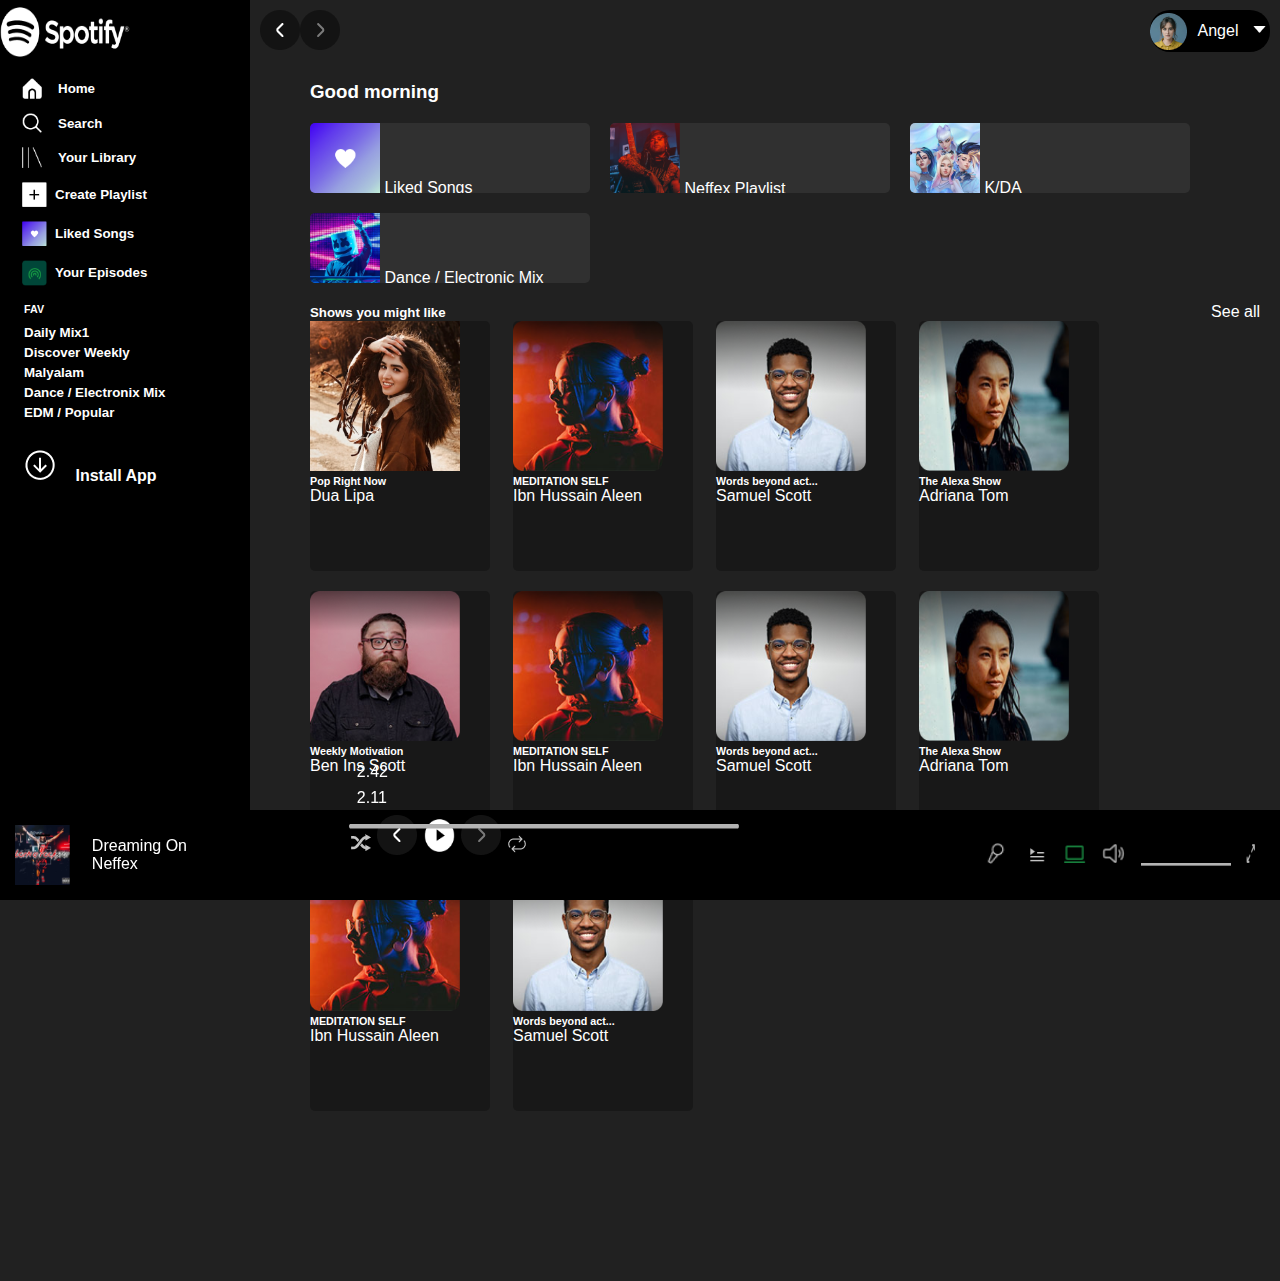
<file: index.html>
<!DOCTYPE html>
<html lang="en">
<head>
    <meta charset="UTF-8">
    <meta name="viewport" content="width=device-width, initial-scale=1.0">
    <title>Document</title>
    <link rel="stylesheet" href="style.css">
    <link
      href="https://cdn.jsdelivr.net/npm/bootstrap@5.0.2/dist/css/bootstrap.min.css"
      rel="stylesheet"
      integrity="sha384-EVSTQN3/azprG1Anm3QDgpJLIm9Nao0Yz1ztcQTwFspd3yD65VohhpuuCOmLASjC"
      crossorigin="anonymous"
    />
    <link
      rel="stylesheet"
      href="https://cdnjs.cloudflare.com/ajax/libs/font-awesome/6.4.2/css/all.min.css"
      integrity="sha512-z3gLpd7yknf1YoNbCzqRKc4qyor8gaKU1qmn+CShxbuBusANI9QpRohGBreCFkKxLhei6S9CQXFEbbKuqLg0DA=="
      crossorigin="anonymous"
      referrerpolicy="no-referrer"
    />
</head>
<body class="page1">
    <header>
        <!-- Header content -->
        <nav id="top">
        <div class="slide-btn">
            <a href="#"><img src="./source/backward.png" class="me-2"><img src="./source/forward.png"></a> 
           </div>
           <div class="profile">
                <img src="./source/profile.png">
                <a href="#">Angel</a>
                <a href="#"><img src="./source/down.png"></a>
           </div>
        </nav>
    </header>
    <main >
        <section id="sidebar">
            <!--sidebar-->
            <div class="logo d-flex justify-content-center m-2 ">
                <img src="./source/Spotify logo.png" alt="spotify-logo" style="width: 130px; height: 50px;">
            </div>
            <div class="sidebar-list sidebar-list1">
                 <a href="#"><img src="./source/Home.png" style="margin-right: 16px; width: 20px;">Home</a>
                 <a href="#"><img src="./source/Search.png" style="margin-right: 16px; width: 20px;">Search</a>
                 <a href="#"><img src="./source/Your library.png" style="margin-right: 16px; width: 20px; ">Your Library</a>
            </div>
            <div class="sidebar-list sidebar-list2">
                <a href="#"><img src="./source/plus.png" style="margin-right: 8px; width: 25px;">Create Playlist</a>
                <a href="#"><img src="./source/purpleheart.png" style="margin-right: 8px; width: 25px;">Liked Songs</a>
                <a href="#"><img src="./source/hotspot.png" style="margin-right: 8px; width: 25px;">Your Episodes</a>
           </div>
           <div class="fav ">
                 <h6>FAV</h6>
                 <a href="#">Daily Mix1</a>
                 <a href="#">Discover Weekly</a>
                 <a href="#">Malyalam</a>
                 <a href="#">Dance / Electronix Mix</a>
                 <a href="#">EDM / Popular</a>
           </div>
           <div class="install">
                 <a href="#"><img src="./source/download.png" style="margin-right: 16px;"> Install App</a>
           </div>
        </section>
        <section >
             
        </section>
        <section id="featured">
            <!-- Featured Section content -->
            <h3>Good morning</h3>
            <div class="featured-list">
                <div class="f1">
                  <a href="#"><img src="./source/Purple-big.png" width="70" class="me-3"> Liked Songs</a>
                </div>
                <div class="f1">
                    <a href="#"><img src="./source/man.png" width="70" class="me-3"> Neffex Playlist</a>
                </div>
                <div class="f1">
                    <a href="#"><img src="./source/KDA.png" width="70" class="me-3"> K/DA </a>
                </div>
                <div class="f1">
                    <a href="#"><img src="./source/marshmellow.png" width="70" class="me-3"> Dance / Electronic Mix</a>
                </div>
            </div>
        </section>
        <section id="playlist">
            <!-- Music Player content -->
            <div class="playlist-heading">
                <h5>Shows you might like</h5>
                <p>See all</p>
            </div>
           <div class="card-list">
            <div class="playlist-card c1">
                <a href="playlist.html" target="_blank"><img src="./source/album art.png" width="150px" class="m-3"></a>
                <h6 class="ms-3">Pop Right Now</h6>
                <p class="ms-3">Dua Lipa</p>
           </div>
            <div class="playlist-card">
                <img src="./source/Rectangle 22.png" width="150px" class="m-3">
                <h6 class="ms-3">MEDITATION SELF</h6>
                <p class="ms-3">Ibn Hussain Aleen</p>
            </div>
            <div class="playlist-card">
                <img src="./source/Rectangle 23.png" width="150px" class="m-3">
                <h6 class="ms-3">Words beyond act...</h6>
                <p class="ms-3">Samuel Scott</p>
            </div>
            <div class="playlist-card">
                <img src="./source/Rectangle 16.png" width="150px" height="150px" class="m-3">
                <h6 class="ms-3">The Alexa Show</h6>
                <p class="ms-3">Adriana Tom</p>
           </div>
           <div class="playlist-card">
            <img src="./source/Rectangle 21.png" width="150px" class="m-3">
            <h6 class="ms-3">Weekly Motivation</h6>
            <p class="ms-3">Ben Ins Scott</p>
       </div>
        <div class="playlist-card">
            <img src="./source/Rectangle 22.png" width="150px" class="m-3">
            <h6 class="ms-3">MEDITATION SELF</h6>
            <p class="ms-3">Ibn Hussain Aleen</p>
        </div>
        <div class="playlist-card">
            <img src="./source/Rectangle 23.png" width="150px" class="m-3">
            <h6 class="ms-3">Words beyond act...</h6>
            <p class="ms-3">Samuel Scott</p>
        </div>
        <div class="playlist-card">
            <img src="./source/Rectangle 16.png" width="150px" height="150px" class="m-3">
            <h6 class="ms-3">The Alexa Show</h6>
            <p class="ms-3">Adriana Tom</p>
       </div>
       <div class="playlist-card">
        <img src="./source/Rectangle 22.png" width="150px" class="m-3">
        <h6 class="ms-3">MEDITATION SELF</h6>
        <p class="ms-3">Ibn Hussain Aleen</p>
       </div>
       <div class="playlist-card">
        <img src="./source/Rectangle 23.png" width="150px" class="m-3">
        <h6 class="ms-3">Words beyond act...</h6>
        <p class="ms-3">Samuel Scott</p>
         </div>
        </div>
        </section>
        <section id="musicPlayer">
            <!-- Music Player content -->
            <div class="mp-play"> 
              <img src="./source/playing-img.png" height="60px"> 
              <p>Dreaming On <br>
                 Neffex
              </p>            
               <p><i class="fa-solid fa-heart" style="color: #36932a;"></i></p>
            </div>

             <div class="d-flex flex-column align-items-center music-controls">
                  <div class="m-btns m-2">
                    <img src="./source/shuffle.png">
                    <img src="./source/backward.png">
                    <img src="./source/gridicons_play.png" style="width: 35px; height: 39px;">
                    <img src="./source/forward.png">
                    <img src="./source/loop.png"> 
                  </div>
                    <div class="d-flex flex-row m-bar align-items-center justify-content-center m-5" >  
                        <p>2.11</p>
                        <img src="./source/big-music-bar.png" width="390px" height="5px">
                        <p>2.42</p>
                    </div>  
              </div>

              <div class="m-tools d-flex align-items-center m-2">
                  <img src="./source/microphone.png">
                  <img src="./source/query-queue.png">
                  <img src="./source/carbon_laptop.png">
                  <img src="./source/speaker-white.png">
                  <img src="./source/big-music-bar.png" style="width:90px; height:3px;" >
                  <img src="./source/strech-speaker.png">
              </div>     
        </section>


    </main>
    









    <script
    src="https://cdn.jsdelivr.net/npm/@popperjs/core@2.9.2/dist/umd/popper.min.js"
    integrity="sha384-IQsoLXl5PILFhosVNubq5LC7Qb9DXgDA9i+tQ8Zj3iwWAwPtgFTxbJ8NT4GN1R8p"
    crossorigin="anonymous"
  ></script>
  <script
    src="https://cdn.jsdelivr.net/npm/bootstrap@5.0.2/dist/js/bootstrap.min.js"
    integrity="sha384-cVKIPhGWiC2Al4u+LWgxfKTRIcfu0JTxR+EQDz/bgldoEyl4H0zUF0QKbrJ0EcQF"
    crossorigin="anonymous"
  ></script>
</body>
</html>
</file>
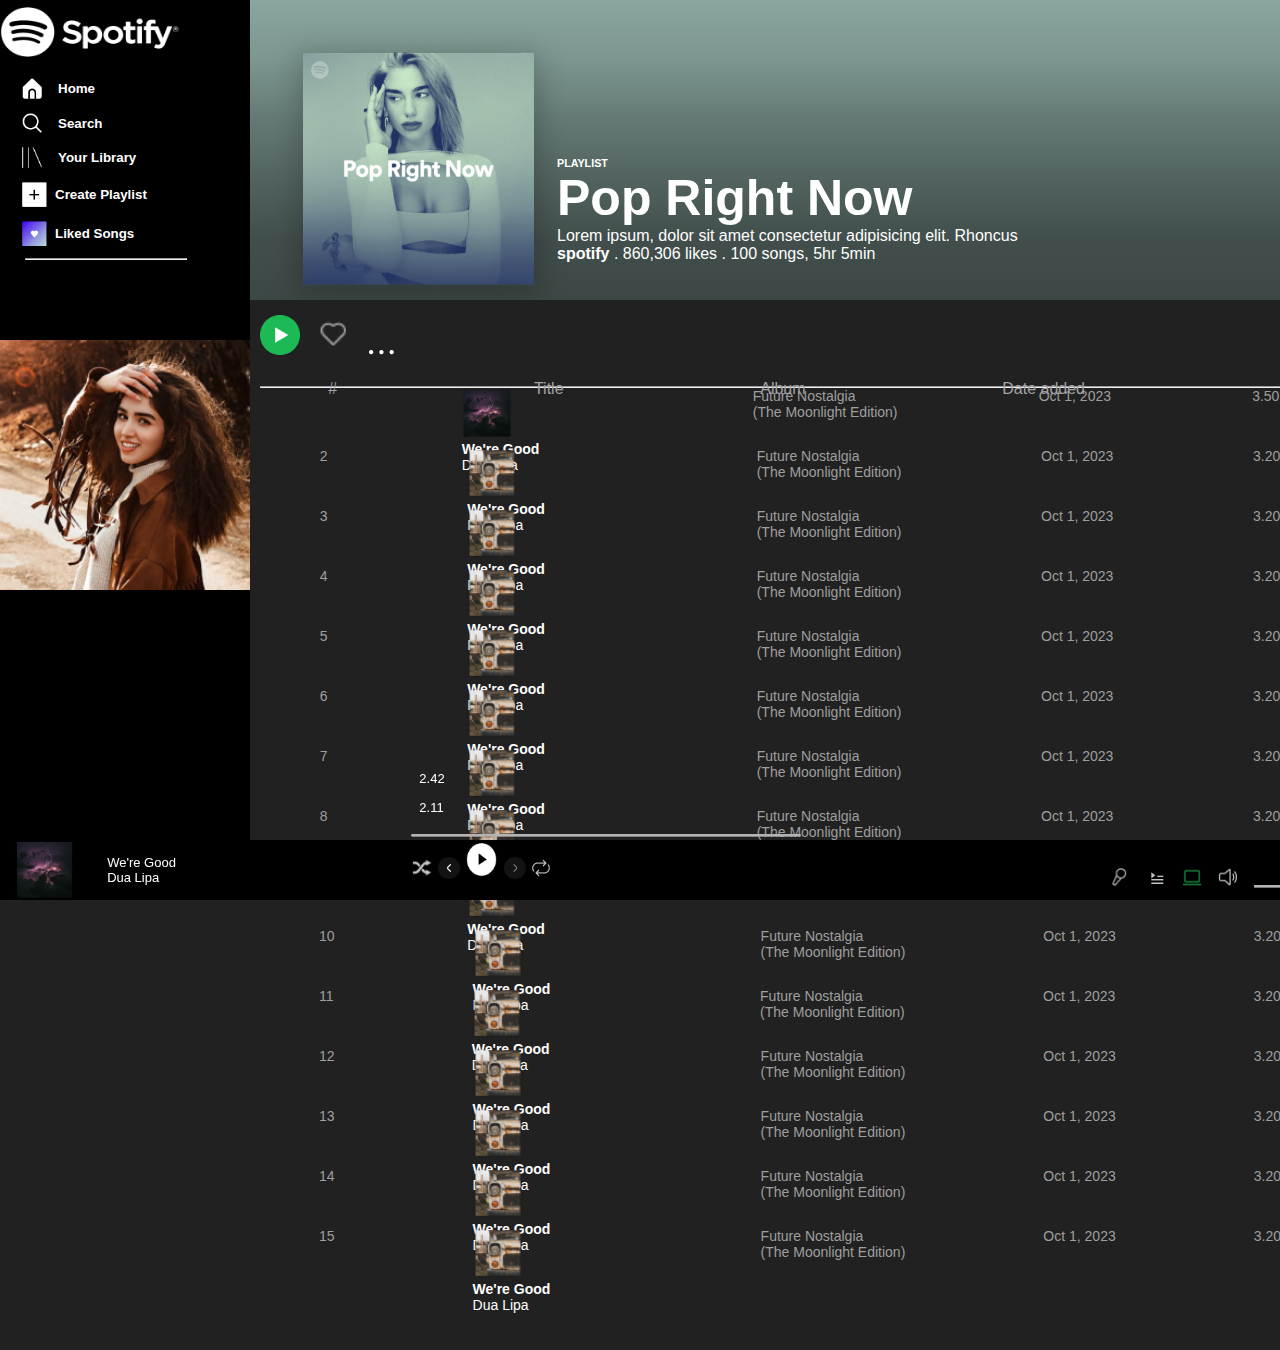
<file: playlist.html>
<!DOCTYPE html>
<html lang="en">
<head>
    <meta charset="UTF-8">
    <meta name="viewport" content="width=device-width, initial-scale=1.0">
    <title>Playlist</title>
    <link rel="stylesheet" href="style.css" >
    <link
      href="https://cdn.jsdelivr.net/npm/bootstrap@5.0.2/dist/css/bootstrap.min.css"
      rel="stylesheet"
      integrity="sha384-EVSTQN3/azprG1Anm3QDgpJLIm9Nao0Yz1ztcQTwFspd3yD65VohhpuuCOmLASjC"
      crossorigin="anonymous"
    />
    <link
      rel="stylesheet"
      href="https://cdnjs.cloudflare.com/ajax/libs/font-awesome/6.4.2/css/all.min.css"
      integrity="sha512-z3gLpd7yknf1YoNbCzqRKc4qyor8gaKU1qmn+CShxbuBusANI9QpRohGBreCFkKxLhei6S9CQXFEbbKuqLg0DA=="
      crossorigin="anonymous"
      referrerpolicy="no-referrer"
    />
</head>
<body class="page1">
    <section id="sidebar">
        <!--sidebar-->
        <div class="logo d-flex justify-content-center m-2 ">
            <img src="./source/Spotify logo.png" alt="spotify-logo">
        </div>
        <div class="sidebar-list sidebar-list1">
             <a href="index.html"><img src="./source/Home.png" style="margin-right: 16px; width: 20px;">Home</a>
             <a href="#"><img src="./source/Search.png" style="margin-right: 16px; width: 20px;">Search</a>
             <a href="#"><img src="./source/Your library.png" style="margin-right: 16px; width: 20px;">Your Library</a>
        </div>
        <div class="sidebar-list sidebar-list2">
            <a href="#"><img src="./source/plus.png" style="margin-right: 8px; width: 25px;">Create Playlist</a>
            <a href="#"><img src="./source/purpleheart.png" style="margin-right: 8px; width: 25px;">Liked Songs</a>
       </div>
       <hr style="width: 160px; color: white; margin-left: 25px; margin-top: 5px;">
    
       <img src="./source/album art.png" style="width: 250px; margin-top: 80px;">
    </section>
    <section id="cover">
        <img src="./source/pop-rn.png" >
        <div class="cover-info">
            <h6>PLAYLIST</h6>
            <h1>Pop Right Now</h1>
            <p>Lorem ipsum, dolor sit amet consectetur adipisicing elit. Rhoncus</p>
            <p><b>spotify </b>. 860,306 likes . 100 songs, 5hr 5min</p>
        </div>
    </section>
    <section id="songs">
        <div class="song-icons" style="height: 60px; width: 1140px;">
            <img src="./source/play.png" style="width: 40px; height: 40px;">
            <img src="./source/heart.png" style="width: 40px; height: 40px;">
            <img src="./source/three-dot.png">
        </div>
    </section>
    <section id="songs-list">
        <div class="songs-header">
            <p style="margin-left: -30px;">#</p>
            <p>Title</p>
            <p>Album</p>
            <p>Date added</p>
            <i class="fa-regular fa-clock" style="color: #a3a2a6;"></i>
        </div>
    <hr style="color: white; width: 1070px; margin-left: 260px; margin-top: -12px;"  />
        <div class="song">
            <i class="fa-solid fa-play" style="color: #fcfcfc;"></i>
            <div class="d-flex song-title">
               <img src="./source/Rectangle 9.png" class="margin-right5px;">
               <p style="color: white;"><b style="  color: white;">We're Good</b><br>
                Dua Lipa
             </p>
            </div>
            <p>Future Nostalgia<br>
                (The Moonlight Edition)</p>
            <p>Oct 1, 2023</p>
            <p>3.50</p>
        </div>
        <div class="song">
            <p>2</p>
            <div class="d-flex song-title">
               <img src="./source/list img.png" class="margin-right5px;">
               <p style="color: white;"><b style="  color: white;">We're Good</b><br>
                Dua Lipa
             </p>
            </div>
            <p>Future Nostalgia<br>
                (The Moonlight Edition)</p>
            <p>Oct 1, 2023</p>
            <p>3.20</p>
        </div>
        <div class="song">
            <p>3</p>
            <div class="d-flex song-title">
               <img src="./source/list img.png" class="margin-right5px;">
               <p style="color: white;"><b style="  color: white;">We're Good</b><br>
                Dua Lipa
             </p>
            </div>
            <p>Future Nostalgia<br>
                (The Moonlight Edition)</p>
            <p>Oct 1, 2023</p>
            <p>3.20</p>
        </div>
        <div class="song">
            <p>4</p>
            <div class="d-flex song-title">
               <img src="./source/list img.png" class="margin-right5px;">
               <p style="color: white;"><b style="  color: white;">We're Good</b><br>
                Dua Lipa
             </p>
            </div>
            <p>Future Nostalgia<br>
                (The Moonlight Edition)</p>
            <p>Oct 1, 2023</p>
            <p>3.20</p>
        </div>
        <div class="song">
            <p>5</p>
            <div class="d-flex song-title">
               <img src="./source/list img.png" class="margin-right5px;">
               <p style="color: white;"><b style="  color: white;">We're Good</b><br>
                Dua Lipa
             </p>
            </div>
            <p>Future Nostalgia<br>
                (The Moonlight Edition)</p>
            <p>Oct 1, 2023</p>
            <p>3.20</p>
        </div>
        <div class="song">
            <p>6</p>
            <div class="d-flex song-title">
               <img src="./source/list img.png" class="margin-right5px;">
               <p style="color: white;"><b style="  color: white;">We're Good</b><br>
                Dua Lipa
             </p>
            </div>
            <p>Future Nostalgia<br>
                (The Moonlight Edition)</p>
            <p>Oct 1, 2023</p>
            <p>3.20</p>
        </div>
        <div class="song">
            <p>7</p>
            <div class="d-flex song-title">
               <img src="./source/list img.png" class="margin-right5px;">
               <p style="color: white;"><b style="  color: white;">We're Good</b><br>
                Dua Lipa
             </p>
            </div>
            <p>Future Nostalgia<br>
                (The Moonlight Edition)</p>
            <p>Oct 1, 2023</p>
            <p>3.20</p>
        </div>
        <div class="song">
            <p>8</p>
            <div class="d-flex song-title">
               <img src="./source/list img.png" class="margin-right5px;">
               <p style="color: white;"><b style="  color: white;">We're Good</b><br>
                Dua Lipa
             </p>
            </div>
            <p>Future Nostalgia<br>
                (The Moonlight Edition)</p>
            <p>Oct 1, 2023</p>
            <p>3.20</p>
        </div>
        <div class="song">
            <p>9</p>
            <div class="d-flex song-title">
               <img src="./source/list img.png" class="margin-right5px;">
               <p style="color: white;"><b style="  color: white;">We're Good</b><br>
                Dua Lipa
             </p>
            </div>
            <p>Future Nostalgia<br>
                (The Moonlight Edition)</p>
            <p>Oct 1, 2023</p>
            <p>3.20</p>
        </div>
        <div class="song">
            <p>10</p>
            <div class="d-flex song-title">
               <img src="./source/list img.png" class="margin-right5px;">
               <p style="color: white;"><b style="  color: white;">We're Good</b><br>
                Dua Lipa
             </p>
            </div>
            <p>Future Nostalgia<br>
                (The Moonlight Edition)</p>
            <p>Oct 1, 2023</p>
            <p>3.20</p>
        </div>
        <div class="song">
            <p>11</p>
            <div class="d-flex song-title">
               <img src="./source/list img.png" class="margin-right5px;">
               <p style="color: white;"><b style="  color: white;">We're Good</b><br>
                Dua Lipa
             </p>
            </div>
            <p>Future Nostalgia<br>
                (The Moonlight Edition)</p>
            <p>Oct 1, 2023</p>
            <p>3.20</p>
        </div>
        <div class="song">
            <p>12</p>
            <div class="d-flex song-title">
               <img src="./source/list img.png" class="margin-right5px;">
               <p style="color: white;"><b style="  color: white;">We're Good</b><br>
                Dua Lipa
             </p>
            </div>
            <p>Future Nostalgia<br>
                (The Moonlight Edition)</p>
            <p>Oct 1, 2023</p>
            <p>3.20</p>
        </div>
        <div class="song">
            <p>13</p>
            <div class="d-flex song-title">
               <img src="./source/list img.png" class="margin-right5px;">
               <p style="color: white;"><b style="  color: white;">We're Good</b><br>
                Dua Lipa
             </p>
            </div>
            <p>Future Nostalgia<br>
                (The Moonlight Edition)</p>
            <p>Oct 1, 2023</p>
            <p>3.20</p>
        </div>
        <div class="song">
            <p>14</p>
            <div class="d-flex song-title">
               <img src="./source/list img.png" class="margin-right5px;">
               <p style="color: white;"><b style="  color: white;">We're Good</b><br>
                Dua Lipa
             </p>
            </div>
            <p>Future Nostalgia<br>
                (The Moonlight Edition)</p>
            <p>Oct 1, 2023</p>
            <p>3.20</p>
        </div>
        <div class="song">
            <p>15</p>
            <div class="d-flex song-title">
               <img src="./source/list img.png" class="margin-right5px;">
               <p style="color: white;"><b style="  color: white;">We're Good</b><br>
                Dua Lipa
             </p>
            </div>
            <p>Future Nostalgia<br>
                (The Moonlight Edition)</p>
            <p>Oct 1, 2023</p>
            <p>3.20</p>
       </div>
    </section>
    <section id="musicPlayer" style="height: 60px; width: 1390px;">
        <!-- Music Player content -->
        <div class="mp-play"> 
          <img src="./source/Rectangle 9.png" height="60px"> 
          <p style="font-size: small;">We're Good <br>
             Dua Lipa
          </p>            
           <p><i class="fa-solid fa-heart" style="color: #36932a;"></i></p>
        </div>

         <div class="d-flex flex-column align-items-center music-controls playlist-footer">
              <div class="m-btns m-2 playlist-music-controls">
                <img src="./source/shuffle.png">
                <img src="./source/backward.png">
                <img src="./source/gridicons_play.png" style="width: 35px; height: 39px;">
                <img src="./source/forward.png">
                <img src="./source/loop.png"> 
              </div>
                <div class="d-flex flex-row m-bar align-items-center justify-content-center m-5" >  
                    <p style="font-size: small;">2.11</p>
                    <img src="./source/big-music-bar.png" width="390px" height="3px">
                    <p style="font-size: small;">2.42</p>
                </div>  
          </div>

          <div class="m-tools d-flex align-items-center m-2 playlist-music-controls">
              <img src="./source/microphone.png">
              <img src="./source/query-queue.png">
              <img src="./source/carbon_laptop.png">
              <img src="./source/speaker-white.png">
              <img src="./source/big-music-bar.png" style="width:90px; height:3px;" >
              <img src="./source/strech-speaker.png">
          </div>

       
    </section>



    <script
    src="https://cdn.jsdelivr.net/npm/@popperjs/core@2.9.2/dist/umd/popper.min.js"
    integrity="sha384-IQsoLXl5PILFhosVNubq5LC7Qb9DXgDA9i+tQ8Zj3iwWAwPtgFTxbJ8NT4GN1R8p"
    crossorigin="anonymous"
  ></script>
  <script
    src="https://cdn.jsdelivr.net/npm/bootstrap@5.0.2/dist/js/bootstrap.min.js"
    integrity="sha384-cVKIPhGWiC2Al4u+LWgxfKTRIcfu0JTxR+EQDz/bgldoEyl4H0zUF0QKbrJ0EcQF"
    crossorigin="anonymous"
  ></script>
</body>
</html>
</file>
<file: style.css>
*{
    margin: 0px;
    top: 0px; 
}

.page1{
    width: 100vw;
    height: 100vh;
    background-color: #212121;
    font-family: 'Segoe UI', Tahoma, Geneva, Verdana, sans-serif;
}
.logo>img{
    width: 180px;
    height: 50px;
    margin-bottom: 10px;
    margin-top: 7px;
}
#sidebar{
    width: 250px;
    height: 100vh;
    top: 0;
    background-color: #000000;
    position: fixed;
}

.sidebar-list>a{
    display: flex;
    flex-direction: row;
    align-items: center;
    text-decoration: none;
    color: white;
    font-size: smaller;
    font-weight: 600;
    padding: 7px;
    margin-left: 15px;
}
.fav>h6{
    color: white;
    margin: 10px;
    margin-left: 24px;
}
.fav>a{
    color: white;
    display: flex;
    flex-direction: row;
    font-size: smaller;
    font-weight: 600;
    text-decoration: none;
    margin: 5px;
    margin-left: 24px;
}
.install{
    margin-left: 25px;
    margin-top: 30px;
    margin-bottom: 15px;
}
.install>a{
    color: white;
    text-decoration: none;
    font-size: medium;
    font-weight: 700;    
}
#top{
    background-color: #212121; 
    position: sticky;
    top: 0;
    margin-left: 250px ;
    height: 60px ;
    display: flex;
    justify-content: space-between;
    border-bottom: 1px solid transparent;
}
.slide-btn{
    margin: 10px;
}
.profile{
    position: sticky;
    width: 120px;
    border-radius: 20px;
    height: 42px;
    background-color: #000000;
    display: flex;
    align-items: center;
    justify-content: space-between;
    margin: 10px;
}
.profile>a{
    text-decoration: none;
    color: white;
    font-weight: 400;
}
#featured{
    margin-left: 310px ;
    margin-top: 20px;
}
#featured>h3{
    color: white;
}
.f1{
    width: 270px;
    background-color: #303030;
    margin-top: 20px;
    height: 70px;
    margin-right:20px;
    padding-right: 10px;
    border-radius: 5px;
    overflow: hidden;
}
.f1:hover{
    background-color:#242424;
    border: 1px solid #000000;
}
.f1>a{
    text-decoration: none;
    color: white;
    font-weight: 500;
    
}
.featured-list{
    display: flex;
    flex-wrap: wrap;
}
#playlist{
    margin-left: 310px;
}
.playlist-heading{
    display: flex;
    color: white;
    justify-content: space-between;
    align-items: center;
    margin-right: 20px;
    margin-top: 20px;
}
.playlist-card{
    width: 180px;
    height: 250px;
    background-color: #181818;
    color: white;
    border-radius: 5px;
    margin-right: 23px;
    margin-bottom: 20px ;
}
.playlist-card:hover{
    background-color:#242424;
    border: 1px solid #000000;
    border-radius: 4px;
}
.playlist>p{
    font-size: small;
    color: #8c8c8c;
}
.card-list{
   display: flex;
   flex-wrap: wrap;
}
.c1>img{
   border-radius: 10px;
}
#musicPlayer{
    background-color: black;
    position: sticky;
    bottom: 0;
    width: 100vw;
    height: 90px;
    margin-top: 60px;
    display: flex;
    flex-direction: row;
    justify-content: space-between;
    align-items: center;

}
.mp-play{
    width: 200px;
    height: 60px;
    background-color: black;
    color: white;
    display: flex;
    justify-content: space-between;
    align-items: center;
    margin-left: 15px;
}
.mp-play>p{
    margin: 3px;
    text-align: left;
}
.music-controls{
    width: 500px;
    height: 80px;
    background-color: black;
    display: inline-block;
    
}
.m-bar>img{
    margin-top: -70px;
}

.m-bar>p{
    color: white;
    margin: 8px;
    margin-top: -70px;
}
.m-tools>img{
    width: 25px;
    height: 25px;
    margin-right: 10px;
    margin-right: 10px;
}
#cover{
    width:  1140px;
    height: 300px;
    margin-left: 250px;
    background-image: linear-gradient(to bottom,#8aa6a0 ,#7c9690 , #647975,#52635f,#414e4b ,#3c4845 );
    display: flex;
    align-items: center;
    overflow: hidden;
}
#cover>img{
    margin-top: 50px;
    margin-left: 15px;
}
.cover-info>h1{
    font-weight: 700;
    font-style: bold;
    font-size: 50px;
}
.cover-info{
    color: white;
    margin-top: 120px;
    margin-left: -15px;
}
#songs{
    width:  1100px;
    margin-left: 250px;
    margin-bottom: 20px;
}
#songs-list{
    width:  1100px;
    height: 850px;
}
.song-icons>img{
    margin-left: 10px;
    margin-top: 15px;
}
.songs-header{
    width: 1120px;
    margin-left: 260px;
    display: flex;
    justify-content: space-around;
    color: #a3a2a6;
}
.song{
    width:  1100px;
    margin-left: 250px;
    color: #9f9f9f;
    font-size: 14px;
    display: flex;
    justify-content: space-around;
    align-items: start;
}
.song:hover{
    background-color:#303030;
}
.song-title{
    width: 150px;
    height: 60px;   
}
.song-title>img{
    width: 50px;
    height: 50px;
    margin-right: 10px;
}
.song-title-card{
    display: flex;
    flex-direction: row;
}
.playlist-music-controls>img{
    height: 22px;
    width: 22px;
    margin-bottom: -13px;
}
.playlist-footer{
    height: 60px;
    width: 100;
}
</file>
